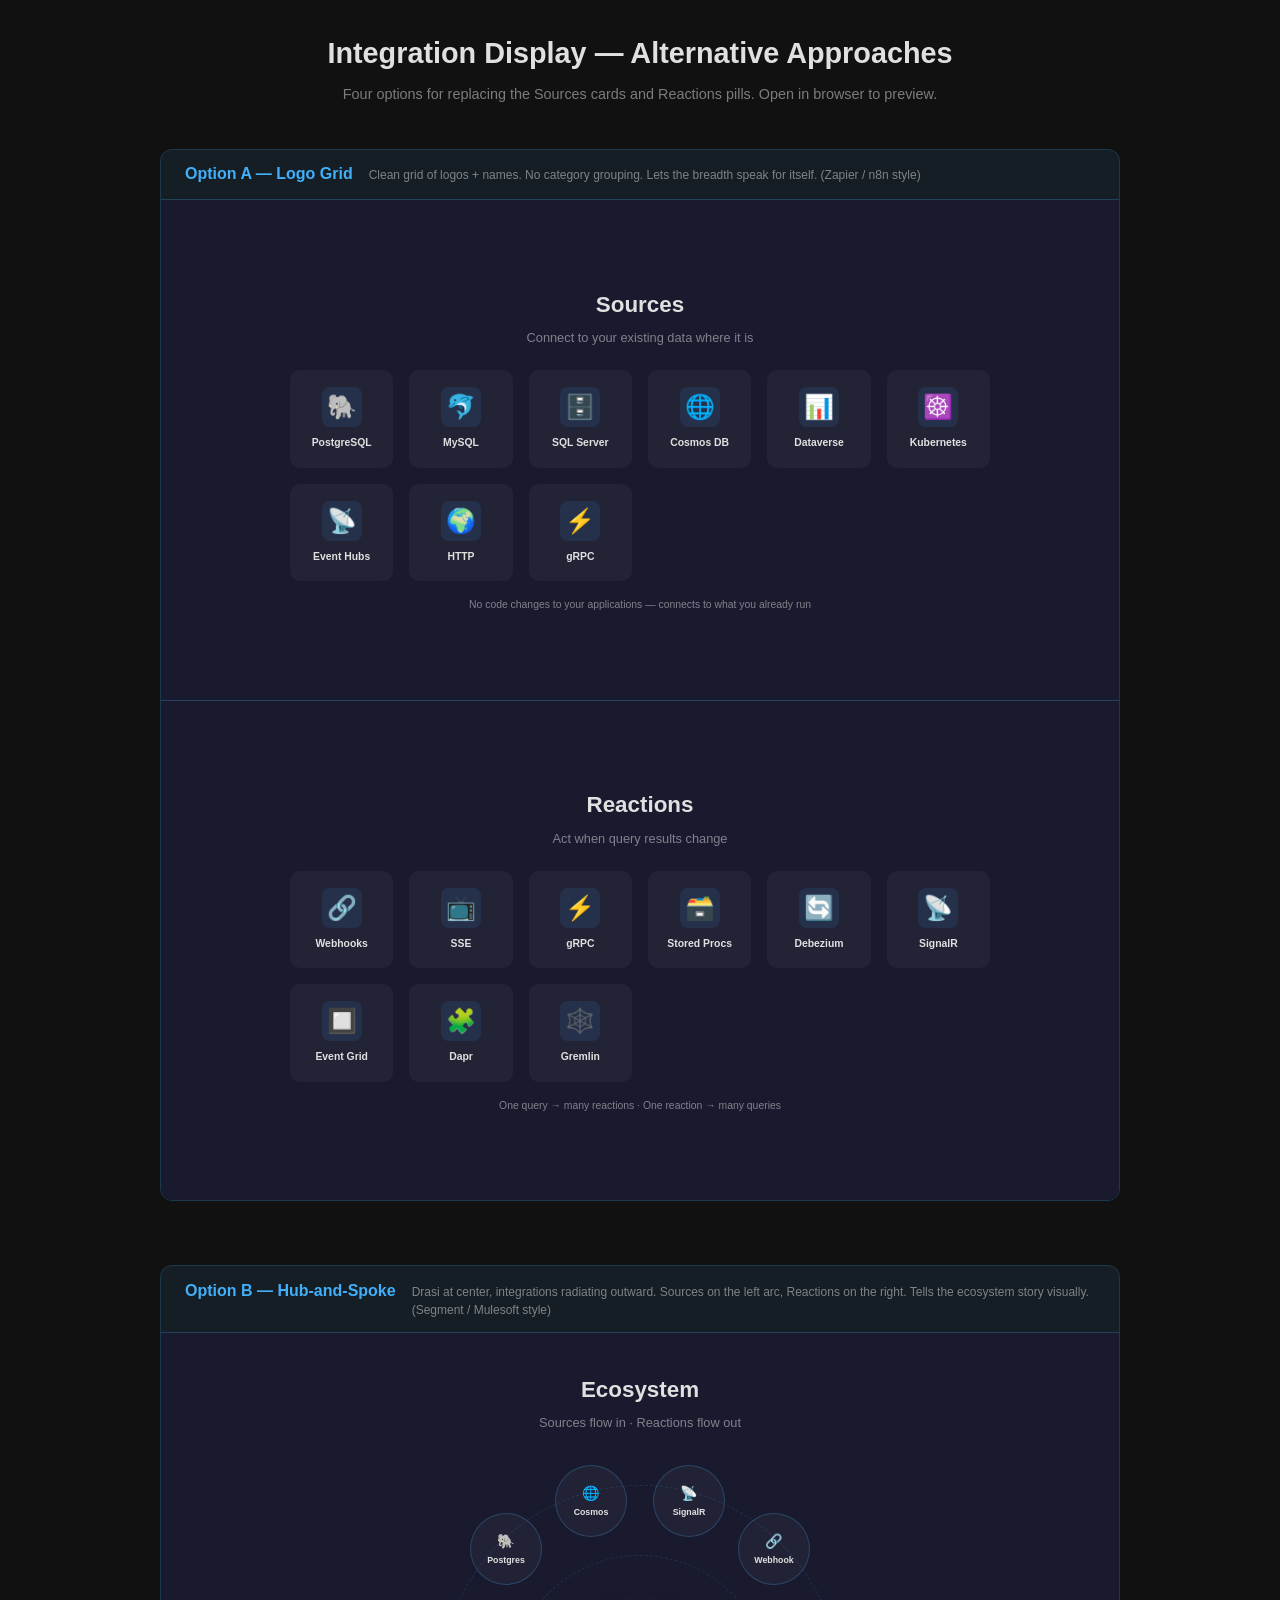
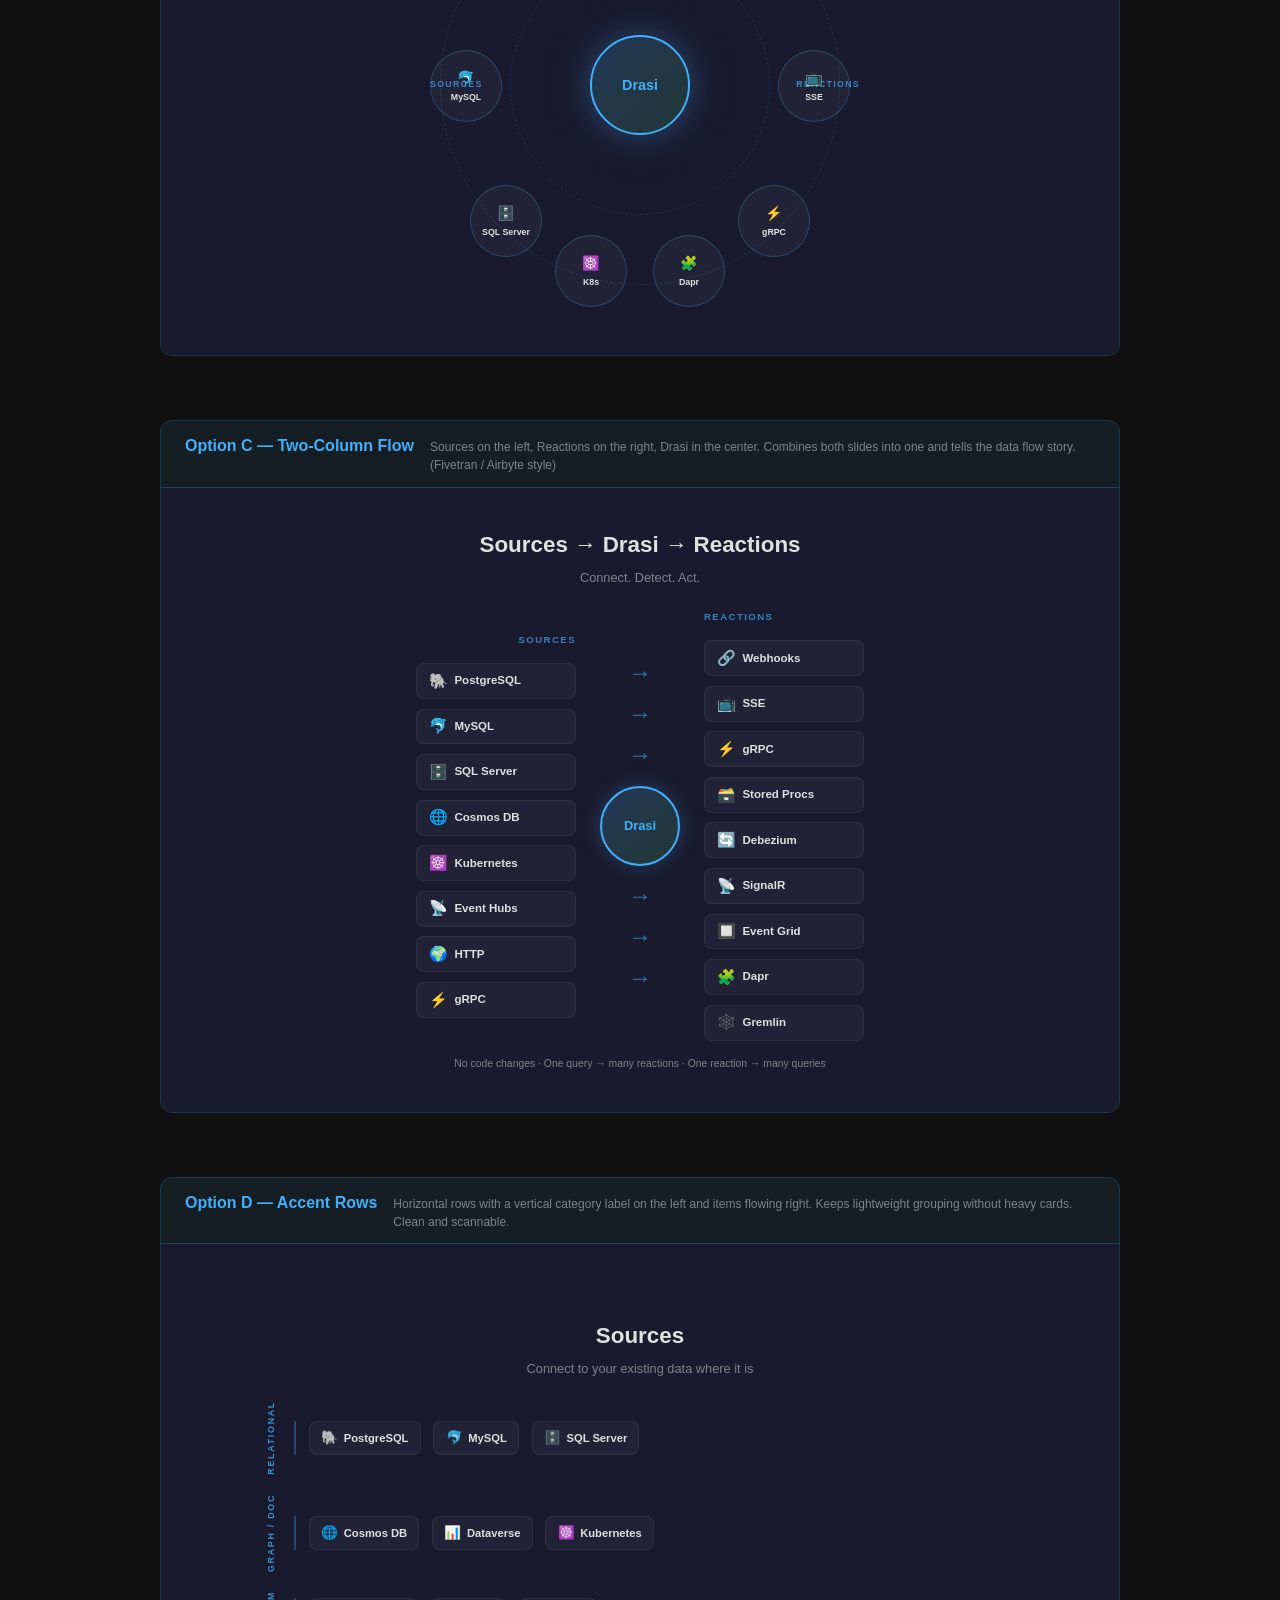
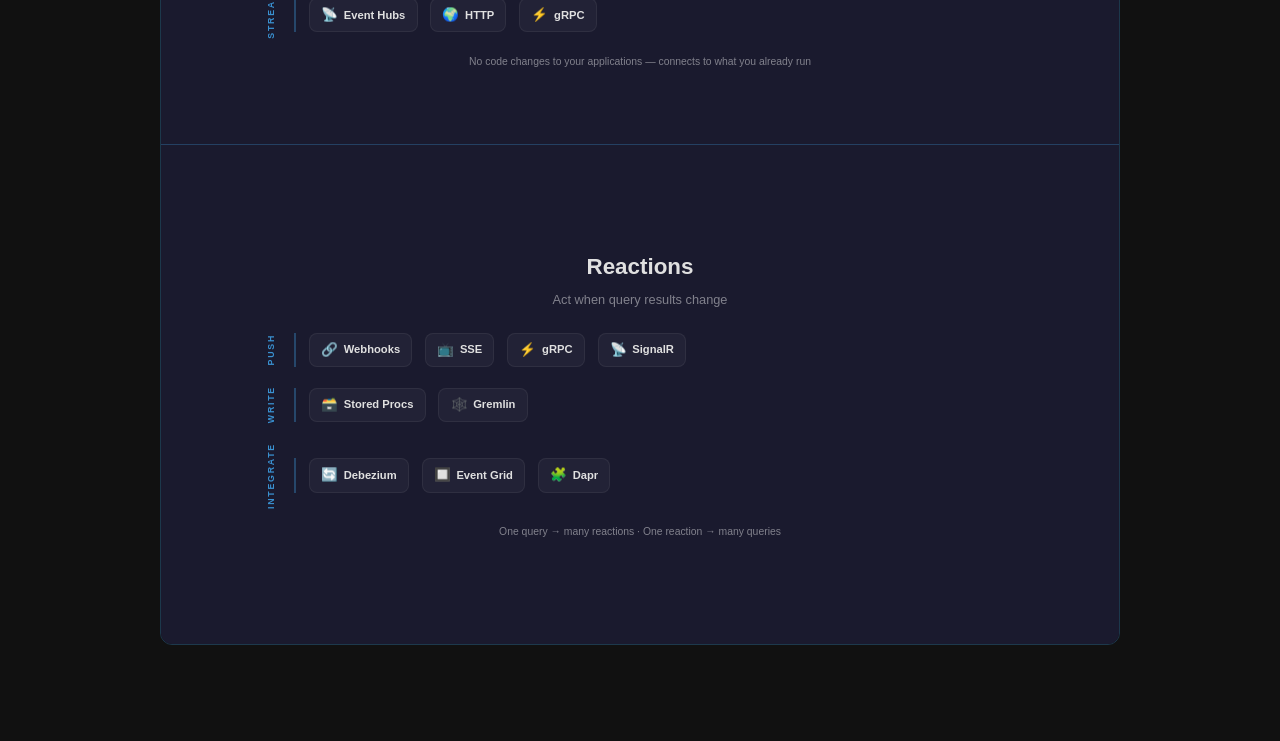
<file: presentation/integration-alternatives.html>
<!doctype html>
<html lang="en">
<head>
  <meta charset="utf-8">
  <meta name="viewport" content="width=device-width, initial-scale=1.0">
  <title>Integration Display Alternatives — Drasi Presentation</title>
  <style>
    :root {
      --brand: #42affa;
      --brand-glow: rgba(66,175,250,0.25);
      --bg: #111;
      --surface: rgba(255,255,255,0.04);
      --border: rgba(66,175,250,0.25);
      --text: #e0e0e0;
      --muted: rgba(255,255,255,0.45);
    }

    * { box-sizing: border-box; margin: 0; padding: 0; }
    body {
      background: var(--bg);
      color: var(--text);
      font-family: -apple-system, 'Segoe UI', Roboto, 'Helvetica Neue', sans-serif;
      line-height: 1.5;
      padding: 2em;
    }

    h1 { text-align: center; margin-bottom: 0.3em; font-size: 1.8em; }
    .page-intro { text-align: center; color: var(--muted); font-size: 0.9em; margin-bottom: 3em; }

    /* Each option is a simulated slide */
    .option {
      max-width: 960px;
      margin: 0 auto 4em;
      border: 1px solid var(--border);
      border-radius: 12px;
      overflow: hidden;
    }

    .option-header {
      background: rgba(66,175,250,0.08);
      padding: 0.8em 1.5em;
      border-bottom: 1px solid var(--border);
      display: flex;
      align-items: baseline;
      gap: 1em;
    }

    .option-header h2 {
      font-size: 1em;
      color: var(--brand);
      white-space: nowrap;
    }

    .option-header p {
      font-size: 0.75em;
      color: var(--muted);
    }

    .slide-frame {
      background: #1a1a2e;
      padding: 2.5em 2em;
      min-height: 500px;
      display: flex;
      flex-direction: column;
      align-items: center;
      justify-content: center;
    }

    .slide-frame h3 {
      font-size: 1.4em;
      margin-bottom: 0.3em;
    }

    .slide-frame .subtitle {
      font-size: 0.8em;
      color: var(--muted);
      margin-bottom: 1.8em;
    }

    /* ═══════════════════════════════════════════════
       OPTION A: Logo Grid (Zapier / n8n style)
       ═══════════════════════════════════════════════ */
    .logo-grid {
      display: grid;
      grid-template-columns: repeat(auto-fit, minmax(100px, 1fr));
      gap: 1em;
      width: 100%;
      max-width: 700px;
    }

    .logo-grid-item {
      display: flex;
      flex-direction: column;
      align-items: center;
      gap: 0.5em;
      padding: 1em 0.5em;
      border-radius: 10px;
      background: var(--surface);
      border: 1px solid transparent;
      transition: border-color 0.2s, box-shadow 0.2s;
    }

    .logo-grid-item:hover {
      border-color: var(--brand);
      box-shadow: 0 0 12px var(--brand-glow);
    }

    .logo-grid-item .logo-icon {
      width: 40px;
      height: 40px;
      border-radius: 8px;
      display: flex;
      align-items: center;
      justify-content: center;
      font-size: 1.5em;
      background: rgba(66,175,250,0.1);
    }

    .logo-grid-item .logo-name {
      font-size: 0.65em;
      font-weight: 600;
      text-align: center;
    }

    /* ═══════════════════════════════════════════════
       OPTION B: Hub-and-Spoke / Radial
       ═══════════════════════════════════════════════ */
    .radial-container {
      position: relative;
      width: 460px;
      height: 460px;
    }

    .radial-center {
      position: absolute;
      top: 50%;
      left: 50%;
      transform: translate(-50%, -50%);
      width: 100px;
      height: 100px;
      border-radius: 50%;
      background: linear-gradient(135deg, rgba(66,175,250,0.2), rgba(72,226,99,0.15));
      border: 2px solid var(--brand);
      display: flex;
      align-items: center;
      justify-content: center;
      font-weight: 900;
      font-size: 0.9em;
      color: var(--brand);
      box-shadow: 0 0 30px var(--brand-glow), 0 0 60px rgba(66,175,250,0.1);
      z-index: 2;
    }

    .radial-item {
      position: absolute;
      width: 72px;
      height: 72px;
      border-radius: 50%;
      background: var(--surface);
      border: 1px solid var(--border);
      display: flex;
      flex-direction: column;
      align-items: center;
      justify-content: center;
      font-size: 0.55em;
      font-weight: 600;
      gap: 0.2em;
      z-index: 2;
    }

    .radial-item .radial-icon { font-size: 1.6em; }

    .radial-ring {
      position: absolute;
      top: 50%;
      left: 50%;
      transform: translate(-50%, -50%);
      border-radius: 50%;
      border: 1px dashed rgba(66,175,250,0.15);
    }

    .radial-ring.inner { width: 260px; height: 260px; }
    .radial-ring.outer { width: 400px; height: 400px; }

    .radial-label {
      position: absolute;
      font-size: 0.55em;
      font-weight: 700;
      text-transform: uppercase;
      letter-spacing: 0.15em;
      color: var(--brand);
      opacity: 0.7;
      z-index: 1;
    }

    /* ═══════════════════════════════════════════════
       OPTION C: Two-Column Flow (Segment / Fivetran)
       ═══════════════════════════════════════════════ */
    .flow-layout {
      display: flex;
      align-items: center;
      justify-content: center;
      gap: 0;
      width: 100%;
      max-width: 900px;
    }

    .flow-column {
      flex: 1;
      display: flex;
      flex-direction: column;
      gap: 0.6em;
    }

    .flow-column.sources { align-items: flex-end; }
    .flow-column.reactions { align-items: flex-start; }

    .flow-item {
      display: flex;
      align-items: center;
      gap: 0.6em;
      padding: 0.5em 1em;
      border-radius: 8px;
      background: var(--surface);
      border: 1px solid rgba(255,255,255,0.06);
      font-size: 0.72em;
      font-weight: 600;
      min-width: 160px;
    }

    .flow-item .flow-icon {
      font-size: 1.3em;
      flex-shrink: 0;
    }

    .flow-center {
      display: flex;
      flex-direction: column;
      align-items: center;
      padding: 0 1.5em;
      gap: 0.3em;
      flex-shrink: 0;
    }

    .flow-center-logo {
      width: 80px;
      height: 80px;
      border-radius: 50%;
      background: linear-gradient(135deg, rgba(66,175,250,0.2), rgba(72,226,99,0.15));
      border: 2px solid var(--brand);
      display: flex;
      align-items: center;
      justify-content: center;
      font-weight: 900;
      font-size: 0.8em;
      color: var(--brand);
      box-shadow: 0 0 20px var(--brand-glow);
    }

    .flow-arrows {
      display: flex;
      flex-direction: column;
      gap: 0.3em;
      padding: 0.5em 0;
    }

    .flow-arrow {
      color: var(--brand);
      font-size: 1.5em;
      opacity: 0.6;
    }

    .flow-label {
      font-size: 0.6em;
      font-weight: 700;
      text-transform: uppercase;
      letter-spacing: 0.15em;
      color: var(--brand);
      opacity: 0.7;
      margin-bottom: 0.6em;
    }

    /* ═══════════════════════════════════════════════
       OPTION D: Compact Rows with Category Accent
       ═══════════════════════════════════════════════ */
    .row-layout {
      width: 100%;
      max-width: 750px;
      display: flex;
      flex-direction: column;
      gap: 1.2em;
    }

    .row-group {
      display: flex;
      align-items: center;
      gap: 1em;
    }

    .row-category {
      writing-mode: vertical-lr;
      transform: rotate(180deg);
      font-size: 0.55em;
      font-weight: 700;
      text-transform: uppercase;
      letter-spacing: 0.2em;
      color: var(--brand);
      opacity: 0.8;
      white-space: nowrap;
      min-width: 1.5em;
    }

    .row-items {
      display: flex;
      gap: 0.8em;
      flex-wrap: wrap;
      flex: 1;
      padding-left: 0.8em;
      border-left: 2px solid rgba(66,175,250,0.3);
    }

    .row-item {
      display: flex;
      align-items: center;
      gap: 0.5em;
      padding: 0.55em 1em;
      border-radius: 8px;
      background: var(--surface);
      border: 1px solid rgba(255,255,255,0.06);
      font-size: 0.7em;
      font-weight: 600;
      transition: border-color 0.2s;
    }

    .row-item:hover {
      border-color: var(--brand);
    }

    .row-item .row-icon {
      font-size: 1.2em;
    }

    /* ═══════════════════════════════════════════════
       OPTION A-ALT: Combined Sources + Reactions
       single slide with logo grid for both
       ═══════════════════════════════════════════════ */
    .dual-grid-container {
      display: flex;
      gap: 3em;
      width: 100%;
      max-width: 850px;
    }

    .dual-grid-half {
      flex: 1;
    }

    .dual-grid-half h4 {
      font-size: 0.7em;
      text-transform: uppercase;
      letter-spacing: 0.15em;
      color: var(--brand);
      margin-bottom: 0.8em;
      padding-bottom: 0.4em;
      border-bottom: 1px solid var(--border);
    }

    .dual-grid-half .logo-grid {
      grid-template-columns: repeat(3, 1fr);
    }

    .footnote {
      font-size: 0.65em;
      color: var(--muted);
      margin-top: 1.5em;
      text-align: center;
    }
  </style>
</head>
<body>

<h1>Integration Display — Alternative Approaches</h1>
<p class="page-intro">Four options for replacing the Sources cards and Reactions pills. Open in browser to preview.</p>

<!-- ═══════════════════════════════════════════════════════════════
     OPTION A: LOGO GRID
     ═══════════════════════════════════════════════════════════════ -->
<div class="option">
  <div class="option-header">
    <h2>Option A — Logo Grid</h2>
    <p>Clean grid of logos + names. No category grouping. Lets the breadth speak for itself. (Zapier / n8n style)</p>
  </div>

  <!-- Sources slide -->
  <div class="slide-frame">
    <h3>Sources</h3>
    <p class="subtitle">Connect to your existing data where it is</p>
    <div class="logo-grid">
      <div class="logo-grid-item"><div class="logo-icon">🐘</div><div class="logo-name">PostgreSQL</div></div>
      <div class="logo-grid-item"><div class="logo-icon">🐬</div><div class="logo-name">MySQL</div></div>
      <div class="logo-grid-item"><div class="logo-icon">🗄️</div><div class="logo-name">SQL Server</div></div>
      <div class="logo-grid-item"><div class="logo-icon">🌐</div><div class="logo-name">Cosmos DB</div></div>
      <div class="logo-grid-item"><div class="logo-icon">📊</div><div class="logo-name">Dataverse</div></div>
      <div class="logo-grid-item"><div class="logo-icon">☸️</div><div class="logo-name">Kubernetes</div></div>
      <div class="logo-grid-item"><div class="logo-icon">📡</div><div class="logo-name">Event Hubs</div></div>
      <div class="logo-grid-item"><div class="logo-icon">🌍</div><div class="logo-name">HTTP</div></div>
      <div class="logo-grid-item"><div class="logo-icon">⚡</div><div class="logo-name">gRPC</div></div>
    </div>
    <p class="footnote">No code changes to your applications — connects to what you already run</p>
  </div>

  <!-- Reactions slide -->
  <div class="slide-frame" style="border-top: 1px solid var(--border);">
    <h3>Reactions</h3>
    <p class="subtitle">Act when query results change</p>
    <div class="logo-grid">
      <div class="logo-grid-item"><div class="logo-icon">🔗</div><div class="logo-name">Webhooks</div></div>
      <div class="logo-grid-item"><div class="logo-icon">📺</div><div class="logo-name">SSE</div></div>
      <div class="logo-grid-item"><div class="logo-icon">⚡</div><div class="logo-name">gRPC</div></div>
      <div class="logo-grid-item"><div class="logo-icon">🗃️</div><div class="logo-name">Stored Procs</div></div>
      <div class="logo-grid-item"><div class="logo-icon">🔄</div><div class="logo-name">Debezium</div></div>
      <div class="logo-grid-item"><div class="logo-icon">📡</div><div class="logo-name">SignalR</div></div>
      <div class="logo-grid-item"><div class="logo-icon">🔲</div><div class="logo-name">Event Grid</div></div>
      <div class="logo-grid-item"><div class="logo-icon">🧩</div><div class="logo-name">Dapr</div></div>
      <div class="logo-grid-item"><div class="logo-icon">🕸️</div><div class="logo-name">Gremlin</div></div>
    </div>
    <p class="footnote">One query → many reactions · One reaction → many queries</p>
  </div>
</div>

<!-- ═══════════════════════════════════════════════════════════════
     OPTION B: HUB-AND-SPOKE / RADIAL
     ═══════════════════════════════════════════════════════════════ -->
<div class="option">
  <div class="option-header">
    <h2>Option B — Hub-and-Spoke</h2>
    <p>Drasi at center, integrations radiating outward. Sources on the left arc, Reactions on the right. Tells the ecosystem story visually. (Segment / Mulesoft style)</p>
  </div>

  <div class="slide-frame">
    <h3>Ecosystem</h3>
    <p class="subtitle">Sources flow in · Reactions flow out</p>
    <div class="radial-container">
      <!-- Rings -->
      <div class="radial-ring inner"></div>
      <div class="radial-ring outer"></div>

      <!-- Center -->
      <div class="radial-center">Drasi</div>

      <!-- Labels -->
      <div class="radial-label" style="left: 20px; top: 50%; transform: translateY(-50%);">Sources</div>
      <div class="radial-label" style="right: 10px; top: 50%; transform: translateY(-50%);">Reactions</div>

      <!-- Sources (left semicircle, inner ring) -->
      <div class="radial-item" style="top: 58px;  left: 60px;"><span class="radial-icon">🐘</span>Postgres</div>
      <div class="radial-item" style="top: 195px; left: 20px;"><span class="radial-icon">🐬</span>MySQL</div>
      <div class="radial-item" style="top: 330px; left: 60px;"><span class="radial-icon">🗄️</span>SQL Server</div>

      <!-- Sources (left semicircle, outer ring) -->
      <div class="radial-item" style="top: 10px;  left: 145px;"><span class="radial-icon">🌐</span>Cosmos</div>
      <div class="radial-item" style="top: 380px; left: 145px;"><span class="radial-icon">☸️</span>K8s</div>

      <!-- Reactions (right semicircle, inner ring) -->
      <div class="radial-item" style="top: 58px;  right: 60px;"><span class="radial-icon">🔗</span>Webhook</div>
      <div class="radial-item" style="top: 195px; right: 20px;"><span class="radial-icon">📺</span>SSE</div>
      <div class="radial-item" style="top: 330px; right: 60px;"><span class="radial-icon">⚡</span>gRPC</div>

      <!-- Reactions (right semicircle, outer ring) -->
      <div class="radial-item" style="top: 10px;  right: 145px;"><span class="radial-icon">📡</span>SignalR</div>
      <div class="radial-item" style="top: 380px; right: 145px;"><span class="radial-icon">🧩</span>Dapr</div>
    </div>
  </div>
</div>

<!-- ═══════════════════════════════════════════════════════════════
     OPTION C: TWO-COLUMN FLOW (single slide replaces both)
     ═══════════════════════════════════════════════════════════════ -->
<div class="option">
  <div class="option-header">
    <h2>Option C — Two-Column Flow</h2>
    <p>Sources on the left, Reactions on the right, Drasi in the center. Combines both slides into one and tells the data flow story. (Fivetran / Airbyte style)</p>
  </div>

  <div class="slide-frame">
    <h3>Sources → Drasi → Reactions</h3>
    <p class="subtitle">Connect. Detect. Act.</p>
    <div class="flow-layout">
      <!-- Sources column -->
      <div class="flow-column sources">
        <div class="flow-label">Sources</div>
        <div class="flow-item"><span class="flow-icon">🐘</span> PostgreSQL</div>
        <div class="flow-item"><span class="flow-icon">🐬</span> MySQL</div>
        <div class="flow-item"><span class="flow-icon">🗄️</span> SQL Server</div>
        <div class="flow-item"><span class="flow-icon">🌐</span> Cosmos DB</div>
        <div class="flow-item"><span class="flow-icon">☸️</span> Kubernetes</div>
        <div class="flow-item"><span class="flow-icon">📡</span> Event Hubs</div>
        <div class="flow-item"><span class="flow-icon">🌍</span> HTTP</div>
        <div class="flow-item"><span class="flow-icon">⚡</span> gRPC</div>
      </div>

      <!-- Center -->
      <div class="flow-center">
        <div class="flow-arrows"><span class="flow-arrow">→</span><span class="flow-arrow">→</span><span class="flow-arrow">→</span></div>
        <div class="flow-center-logo">Drasi</div>
        <div class="flow-arrows"><span class="flow-arrow">→</span><span class="flow-arrow">→</span><span class="flow-arrow">→</span></div>
      </div>

      <!-- Reactions column -->
      <div class="flow-column reactions">
        <div class="flow-label">Reactions</div>
        <div class="flow-item"><span class="flow-icon">🔗</span> Webhooks</div>
        <div class="flow-item"><span class="flow-icon">📺</span> SSE</div>
        <div class="flow-item"><span class="flow-icon">⚡</span> gRPC</div>
        <div class="flow-item"><span class="flow-icon">🗃️</span> Stored Procs</div>
        <div class="flow-item"><span class="flow-icon">🔄</span> Debezium</div>
        <div class="flow-item"><span class="flow-icon">📡</span> SignalR</div>
        <div class="flow-item"><span class="flow-icon">🔲</span> Event Grid</div>
        <div class="flow-item"><span class="flow-icon">🧩</span> Dapr</div>
        <div class="flow-item"><span class="flow-icon">🕸️</span> Gremlin</div>
      </div>
    </div>
    <p class="footnote">No code changes · One query → many reactions · One reaction → many queries</p>
  </div>
</div>

<!-- ═══════════════════════════════════════════════════════════════
     OPTION D: COMPACT ROWS WITH CATEGORY ACCENT
     ═══════════════════════════════════════════════════════════════ -->
<div class="option">
  <div class="option-header">
    <h2>Option D — Accent Rows</h2>
    <p>Horizontal rows with a vertical category label on the left and items flowing right. Keeps lightweight grouping without heavy cards. Clean and scannable.</p>
  </div>

  <!-- Sources slide -->
  <div class="slide-frame">
    <h3>Sources</h3>
    <p class="subtitle">Connect to your existing data where it is</p>
    <div class="row-layout">
      <div class="row-group">
        <div class="row-category">Relational</div>
        <div class="row-items">
          <div class="row-item"><span class="row-icon">🐘</span> PostgreSQL</div>
          <div class="row-item"><span class="row-icon">🐬</span> MySQL</div>
          <div class="row-item"><span class="row-icon">🗄️</span> SQL Server</div>
        </div>
      </div>
      <div class="row-group">
        <div class="row-category">Graph / Doc</div>
        <div class="row-items">
          <div class="row-item"><span class="row-icon">🌐</span> Cosmos DB</div>
          <div class="row-item"><span class="row-icon">📊</span> Dataverse</div>
          <div class="row-item"><span class="row-icon">☸️</span> Kubernetes</div>
        </div>
      </div>
      <div class="row-group">
        <div class="row-category">Stream</div>
        <div class="row-items">
          <div class="row-item"><span class="row-icon">📡</span> Event Hubs</div>
          <div class="row-item"><span class="row-icon">🌍</span> HTTP</div>
          <div class="row-item"><span class="row-icon">⚡</span> gRPC</div>
        </div>
      </div>
    </div>
    <p class="footnote">No code changes to your applications — connects to what you already run</p>
  </div>

  <!-- Reactions slide -->
  <div class="slide-frame" style="border-top: 1px solid var(--border);">
    <h3>Reactions</h3>
    <p class="subtitle">Act when query results change</p>
    <div class="row-layout">
      <div class="row-group">
        <div class="row-category">Push</div>
        <div class="row-items">
          <div class="row-item"><span class="row-icon">🔗</span> Webhooks</div>
          <div class="row-item"><span class="row-icon">📺</span> SSE</div>
          <div class="row-item"><span class="row-icon">⚡</span> gRPC</div>
          <div class="row-item"><span class="row-icon">📡</span> SignalR</div>
        </div>
      </div>
      <div class="row-group">
        <div class="row-category">Write</div>
        <div class="row-items">
          <div class="row-item"><span class="row-icon">🗃️</span> Stored Procs</div>
          <div class="row-item"><span class="row-icon">🕸️</span> Gremlin</div>
        </div>
      </div>
      <div class="row-group">
        <div class="row-category">Integrate</div>
        <div class="row-items">
          <div class="row-item"><span class="row-icon">🔄</span> Debezium</div>
          <div class="row-item"><span class="row-icon">🔲</span> Event Grid</div>
          <div class="row-item"><span class="row-icon">🧩</span> Dapr</div>
        </div>
      </div>
    </div>
    <p class="footnote">One query → many reactions · One reaction → many queries</p>
  </div>
</div>

</body>
</html>
</file>
